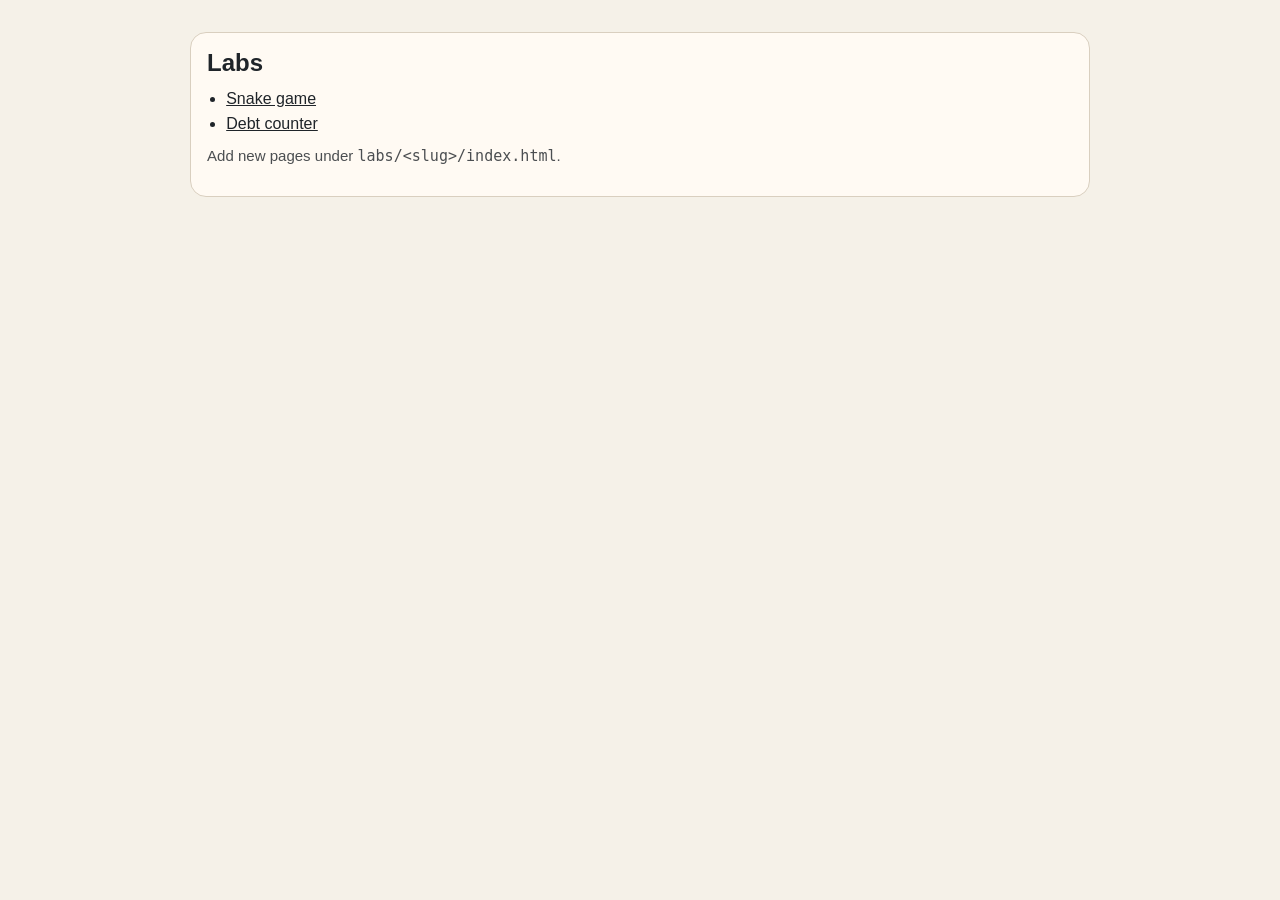
<file: labs/index.html>
<!DOCTYPE html>
<html lang="en">
  <head>
    <meta charset="UTF-8" />
    <meta name="viewport" content="width=device-width, initial-scale=1" />
    <title>Yury Takzhanov | Labs</title>
    <meta name="description" content="Static experiments and side pages." />
    <style>
      :root {
        --bg: #f5f1e8;
        --card: #fffaf3;
        --ink: #1f2429;
        --line: #d9cfbf;
      }
      * { box-sizing: border-box; }
      body {
        margin: 0;
        font-family: "Segoe UI", Tahoma, sans-serif;
        background: var(--bg);
        color: var(--ink);
      }
      .wrap { width: min(900px, calc(100% - 2rem)); margin: 2rem auto; }
      .card {
        border: 1px solid var(--line);
        border-radius: 16px;
        background: var(--card);
        padding: 1rem;
      }
      h1 { margin: 0 0 0.8rem; }
      ul { margin: 0; padding-left: 1.2rem; }
      li + li { margin-top: 0.45rem; }
      a { color: inherit; }
      .hint { margin-top: 0.9rem; font-size: 0.94rem; opacity: 0.8; }
    </style>
  </head>
  <body>
    <main class="wrap">
      <section class="card">
        <h1>Labs</h1>
        <ul>
          <li><a href="./snake/">Snake game</a></li>
          <li><a href="./debt/">Debt counter</a></li>
        </ul>
        <p class="hint">Add new pages under <code>labs/&lt;slug&gt;/index.html</code>.</p>
      </section>
    </main>
  </body>
</html>
</file>
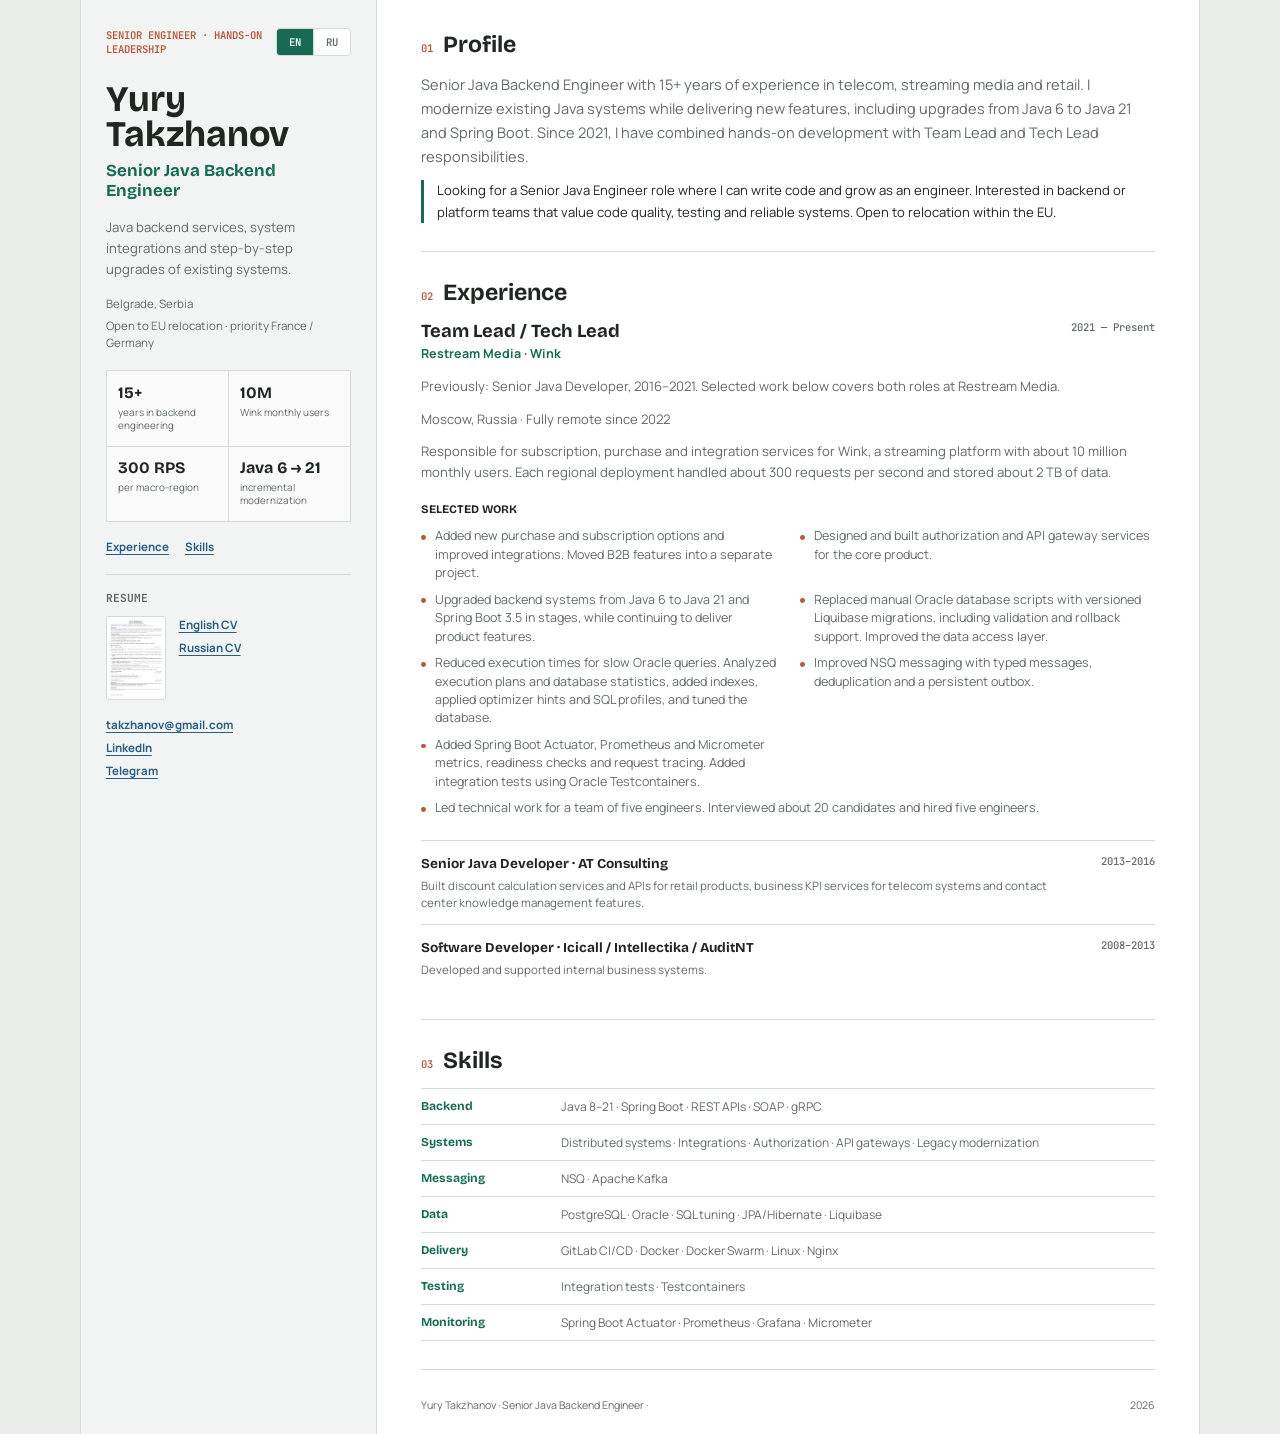
<file: me/index.html>
<!DOCTYPE html>
<html lang="en">
  <head>
    <meta charset="UTF-8" />
    <meta name="viewport" content="width=device-width, initial-scale=1" />
    <title>Yury Takzhanov | Senior Java Backend Engineer</title>
    <meta
      name="description"
      content="Senior Java Backend Engineer portfolio: 15+ years of experience, selected impact and downloadable CV in EN/RU."
    />
    <link rel="preconnect" href="https://fonts.googleapis.com" />
    <link rel="preconnect" href="https://fonts.gstatic.com" crossorigin />
    <link
      href="https://fonts.googleapis.com/css2?family=Bricolage+Grotesque:wght@500;700;800&amp;family=Manrope:wght@400;500;700;800&amp;family=JetBrains+Mono:wght@400;600&amp;display=swap"
      rel="stylesheet"
    />
    <link rel="stylesheet" href="./assets/css/portfolio.css" />
  </head>
  <body>
    <div class="page-shell" id="top">
      <aside class="profile-rail">
        <div class="rail-inner">
          <div class="rail-toolbar">
            <p data-i18n="hero.kicker">Senior engineer · Hands-on leadership</p>
            <div class="lang-switch" aria-label="Language switch">
              <button type="button" data-lang-btn="en">EN</button>
              <button type="button" data-lang-btn="ru">RU</button>
            </div>
          </div>

          <h1 data-i18n="hero.name">Yury Takzhanov</h1>
          <p class="hero-role" data-i18n="hero.role">Senior Java Backend Engineer</p>
          <p class="rail-summary" data-i18n="hero.lead">Java backend services, system integrations and step-by-step upgrades of existing systems.</p>

          <div class="rail-meta">
            <span data-i18n="hero.location">Belgrade, Serbia</span>
            <span data-i18n="hero.availability">Open to EU relocation · priority France / Germany</span>
          </div>

          <dl class="evidence-grid" aria-label="Engineering scale">
            <div><dt>15+</dt><dd data-i18n="metrics.experience">years in backend engineering</dd></div>
            <div><dt>10M</dt><dd data-i18n="metrics.audience">Wink monthly users</dd></div>
            <div><dt>300 RPS</dt><dd data-i18n="metrics.load">per macro-region</dd></div>
            <div><dt>Java 6 → 21</dt><dd data-i18n="metrics.modernization">incremental modernization</dd></div>
          </dl>

          <nav class="rail-nav" aria-label="Page navigation">
            <a href="#experience" data-i18n="menu.experience">Experience</a>
            <a href="#skills" data-i18n="menu.skills">Skills</a>
          </nav>

          <section id="resume" class="rail-resume">
            <h2 data-i18n="resume.title">Resume</h2>
            <div class="resume-compact">
              <a class="cv-preview" href="./cv/takzhanov-cv-en.pdf" target="_blank" rel="noopener">
                <img src="./assets/img/cv-en-preview.png" alt="English CV first page preview" />
              </a>
              <div class="cv-links">
                <a href="./cv/takzhanov-cv-en.pdf" target="_blank" rel="noopener" data-i18n="resume.en">English CV</a>
                <a href="./cv/takzhanov-cv-ru.pdf" target="_blank" rel="noopener" data-i18n="resume.ru">Russian CV</a>
              </div>
            </div>
          </section>

          <div id="contact" class="contact-links">
            <a href="mailto:takzhanov@gmail.com">takzhanov@gmail.com</a>
            <a href="https://www.linkedin.com/in/takzhanov" target="_blank" rel="noopener">LinkedIn</a>
            <a href="https://t.me/takzhanov" target="_blank" rel="noopener">Telegram</a>
          </div>
        </div>
      </aside>

      <main class="main-content">
        <section id="about" class="dense-section profile-section">
          <div class="section-title"><span>01</span><h2 data-i18n="profile.title">Profile</h2></div>
          <p data-i18n="profile.body">Senior Java Backend Engineer with 15+ years of experience in telecom, streaming media and retail. I modernize existing Java systems while delivering new features, including upgrades from Java 6 to Java 21 and Spring Boot. Since 2021, I have combined hands-on development with Team Lead and Tech Lead responsibilities.</p>
          <p class="profile-target" data-i18n="profile.target">Looking for a Senior Java Engineer role where I can write code and grow as an engineer. Interested in backend or platform teams that value code quality, testing and reliable systems. Open to relocation within the EU.</p>
        </section>

        <section id="experience" class="dense-section">
          <div class="section-title"><span>02</span><h2 data-i18n="experience.title">Experience</h2></div>
          <article class="current-role">
            <header class="role-header">
              <div>
                <h3 data-i18n="experience.e1h">Team Lead / Tech Lead</h3>
                <p class="company" data-i18n="experience.e1company">Restream Media · Wink</p>
              </div>
              <p class="role-date" data-i18n="experience.e1date">2021 — Present</p>
            </header>
            <p class="role-context" data-i18n="experience.e1previous">Previously: Senior Java Developer, 2016–2021. Selected work below covers both roles at Restream Media.</p>
            <p class="role-context" data-i18n="experience.e1location">Moscow, Russia · Fully remote since 2022</p>
            <p class="role-context" data-i18n="experience.e1b">Responsible for subscription, purchase and integration services for Wink, a streaming platform with about 10 million monthly users. Each regional deployment handled about 300 requests per second and stored about 2 TB of data.</p>
            <h4 data-i18n="impact.title">Selected work</h4>
            <ul class="impact-list">
              <li data-i18n="impact.i1">Added new purchase and subscription options and improved integrations. Moved B2B features into a separate project.</li>
              <li data-i18n="impact.i2">Designed and built authorization and API gateway services for the core product.</li>
              <li data-i18n="impact.i3">Upgraded backend systems from Java 6 to Java 21 and Spring Boot 3.5 in stages, while continuing to deliver product features.</li>
              <li data-i18n="impact.i4">Replaced manual Oracle database scripts with versioned Liquibase migrations, including validation and rollback support. Improved the data access layer.</li>
              <li data-i18n="impact.sql">Reduced execution times for slow Oracle queries. Analyzed execution plans and database statistics, added indexes, applied optimizer hints and SQL profiles, and tuned the database.</li>
              <li data-i18n="impact.i5">Improved NSQ messaging with typed messages, deduplication and a persistent outbox.</li>
              <li data-i18n="impact.i6">Added Spring Boot Actuator, Prometheus and Micrometer metrics, readiness checks and request tracing. Added integration tests using Oracle Testcontainers.</li>
              <li data-i18n="impact.i7">Led technical work for a team of five engineers. Interviewed about 20 candidates and hired five engineers.</li>
            </ul>
          </article>

          <div class="earlier-roles">
            <article class="experience-row">
              <div><h3 data-i18n="experience.e2h">Senior Java Developer · AT Consulting</h3><p data-i18n="experience.e2b">Built discount calculation services and APIs for retail products, business KPI services for telecom systems and contact center knowledge management features.</p></div>
              <p class="role-date">2013–2016</p>
            </article>
            <article class="experience-row">
              <div><h3 data-i18n="experience.e3h">Software Developer · Icicall / Intellectika / AuditNT</h3><p data-i18n="experience.e3b">Developed and supported internal business systems.</p></div>
              <p class="role-date">2008–2013</p>
            </article>
          </div>
        </section>

        <section id="skills" class="dense-section">
          <div class="section-title"><span>03</span><h2 data-i18n="skills.title">Skills</h2></div>
          <div class="skill-list">
            <div class="skill-row"><h3 data-i18n="skills.backend">Backend</h3><p>Java 8–21 · Spring Boot · REST APIs · SOAP · gRPC</p></div>
            <div class="skill-row"><h3 data-i18n="skills.systems">Systems</h3><p>Distributed systems · Integrations · Authorization · API gateways · Legacy modernization</p></div>
            <div class="skill-row"><h3 data-i18n="skills.messaging">Messaging</h3><p data-i18n="skills.messagingBody">NSQ · Apache Kafka</p></div>
            <div class="skill-row"><h3 data-i18n="skills.data">Data</h3><p>PostgreSQL · Oracle · SQL tuning · JPA/Hibernate · Liquibase</p></div>
            <div class="skill-row"><h3 data-i18n="skills.delivery">Delivery</h3><p>GitLab CI/CD · Docker · Docker Swarm · Linux · Nginx</p></div>
            <div class="skill-row"><h3 data-i18n="skills.testing">Testing</h3><p>Integration tests · Testcontainers</p></div>
            <div class="skill-row"><h3 data-i18n="skills.observability">Monitoring</h3><p>Spring Boot Actuator · Prometheus · Grafana · Micrometer</p></div>
          </div>
        </section>

        <footer class="site-footer">
          <span data-i18n="footer.text">Yury Takzhanov · Senior Java Backend Engineer · </span><span id="year"></span>
        </footer>
      </main>
    </div>

    <script src="./assets/js/portfolio.js"></script>
  </body>
</html>
</file>
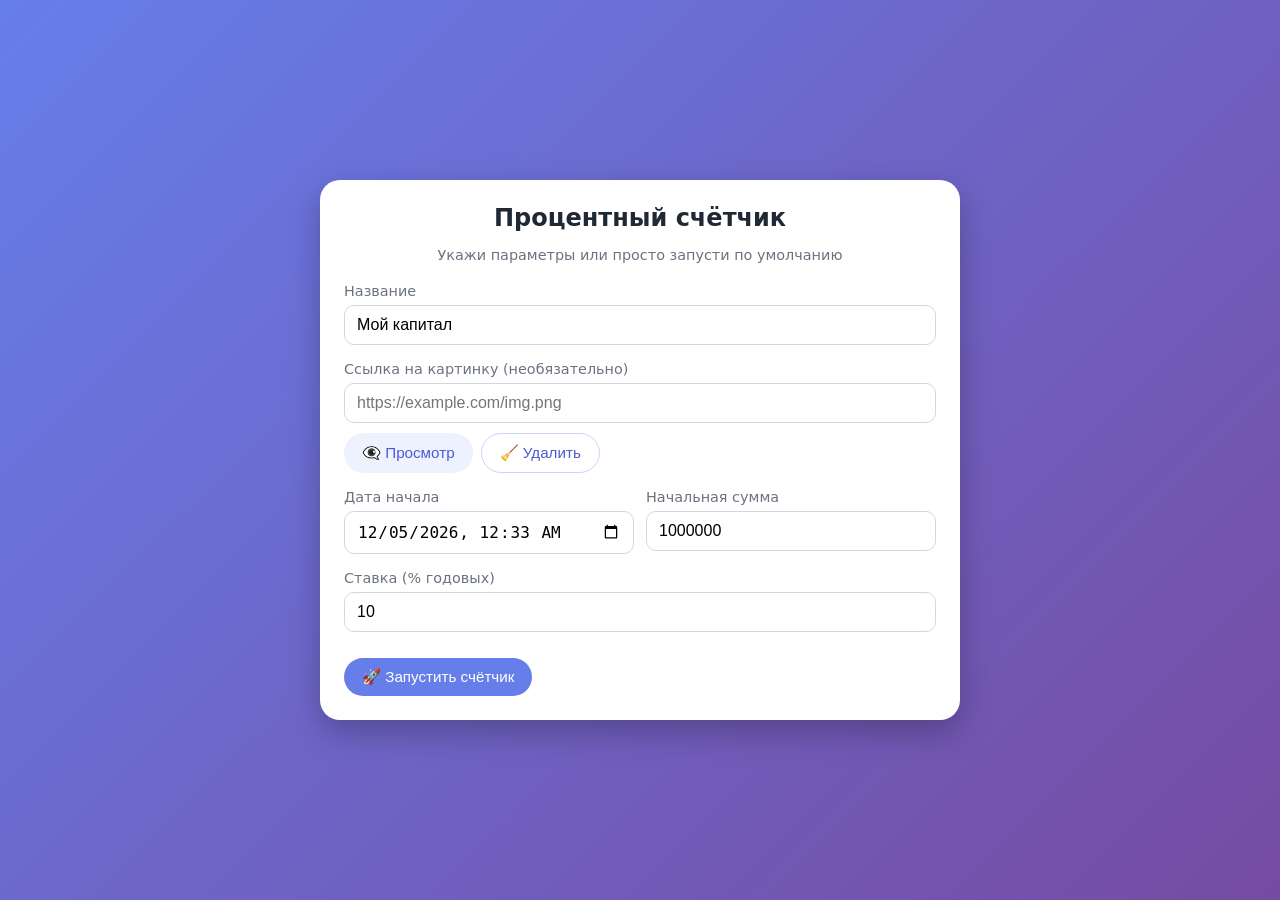
<file: labs/debt/index.html>
<!DOCTYPE html>
<html lang="ru">
<head>
    <meta charset="UTF-8">
    <meta name="viewport" content="width=device-width,initial-scale=1">
    <title>Процентный счётчик</title>

    <style>
        :root {
            --bg1: #667eea;
            --bg2: #764ba2;
            --primary: #667eea;
            --primary-dark: #4a5bd4;
            --secondary: #eef2ff;
            --text-main: #1f2933;
            --text-muted: #6b7280;
            --success: #38a169;
            --danger: #e53e3e;
            --radius: 20px;
        }

        * { box-sizing: border-box; }

        body {
            margin: 0;
            min-height: 100vh;
            background: linear-gradient(135deg, var(--bg1), var(--bg2));
            font-family: system-ui, sans-serif;
            display: flex;
            align-items: center;
            justify-content: center;
            padding: 16px;
        }

        .container {
            width: 100%;
            max-width: 640px;
            background: #fff;
            border-radius: var(--radius);
            padding: 24px;
            box-shadow: 0 12px 32px rgba(0,0,0,0.25);
        }

        .hidden { display: none !important; }

        /* ----------- SETTINGS ----------- */

        h1 {
            margin: 0 0 8px;
            text-align: center;
            font-weight: 700;
            color: var(--text-main);
        }

        .subtitle {
            text-align: center;
            font-size: 0.9rem;
            color: var(--text-muted);
            margin-bottom: 20px;
        }

        .field {
            display: flex;
            flex-direction: column;
            gap: 6px;
            margin-bottom: 16px;
        }

        .field label {
            font-size: 0.9rem;
            color: var(--text-muted);
        }

        input {
            padding: 10px 12px;
            border-radius: 10px;
            border: 1px solid #d5d7df;
            font-size: 1rem;
        }

        .row {
            display: flex;
            gap: 12px;
        }
        .col { flex: 1; }

        .image-btns {
            display: flex;
            gap: 8px;
            margin-top: 4px;
        }

        .btn {
            padding: 10px 18px;
            border-radius: 50px;
            border: none;
            cursor: pointer;
            font-size: 0.95rem;
            display: inline-flex;
            align-items: center;
            gap: 6px;
            transition: 0.15s;
            white-space: nowrap;
        }

        .btn-primary {
            background: var(--primary);
            color: white;
        }
        .btn-primary:hover { background: var(--primary-dark); }

        .btn-secondary {
            background: var(--secondary);
            color: var(--primary-dark);
        }

        .btn-outline {
            background: transparent;
            border: 1px solid #cbd5f5;
            color: var(--primary-dark);
        }

        /* image preview */
        .preview-wrap {
            display: none;
            justify-content: center;
            margin: 12px 0;
        }

        .preview-wrap.visible {
            display: flex;
        }

        .preview-wrap img {
            max-width: 100%;
            max-height: 260px;
            border-radius: var(--radius);
            object-fit: contain;
        }

        /* ---------- COUNTER ----------- */

        .counter-title {
            margin: 16px 0 12px;
            font-size: clamp(1.4rem, 3.5vw, 2.2rem);
            text-align: center;
            font-weight: 700;
        }

        .counter-img {
            display: none;
            justify-content: center;
            margin-bottom: 12px;
        }
        .counter-img.visible { display: flex; }

        .counter-img img {
            max-width: 100%;
            max-height: 300px;
            object-fit: contain;
            border-radius: var(--radius);
        }

        .amount-block {
            margin-top: 8px;
            padding: 16px 12px 20px;
            background: linear-gradient(145deg, #f9fafb, #eef2ff);
            border: 1px solid rgba(120,130,150,0.35);
            border-radius: var(--radius);
            text-align: center;
        }

        .main-amount {
            font-family: "Courier New", monospace;
            font-size: clamp(2.4rem, 6vw, 4rem);
            font-weight: 700;
            user-select: none;
            position: relative;
        }

        /* tooltip */
        .tooltip {
            position: absolute;
            top: -58px;
            left: 50%;
            transform: translateX(-50%);
            background: rgba(0,0,0,0.85);
            padding: 6px 10px;
            border-radius: 6px;
            color: #fff;
            white-space: nowrap;
            font-size: 0.8rem;
            opacity: 0;
            pointer-events: none;
            transition: opacity 0.15s;
        }

        .main-amount:hover .tooltip {
            opacity: 1;
        }

        .info-line {
            font-size: 0.95rem;
            color: var(--text-muted);
            margin-top: 6px;
        }

        .btns-row {
            margin-top: 18px;
            display: flex;
            gap: 10px;
            justify-content: center;
            flex-wrap: wrap;
        }

        .btns-row .btn {
            min-width: 120px;
        }

        /* ---------- Toast --------- */
        .toast-container {
            position: fixed;
            top: 16px;
            right: 16px;
            display: flex;
            flex-direction: column;
            gap: 6px;
            z-index: 999;
        }

        .toast {
            padding: 10px 16px;
            border-radius: 10px;
            color: #fff;
            opacity: 0;
            transform: translateX(120%);
            transition: 0.2s;
            max-width: 260px;
            display: flex;
            align-items: center;
            gap: 8px;
            font-size: 0.9rem;
        }

        .toast-success { background: var(--success); }
        .toast-error { background: var(--danger); }
        .toast-visible {
            opacity: 1;
            transform: translateX(0);
        }

        @media (max-width: 480px) {
            .container { padding: 18px; }
            .btn { width: 100%; justify-content: center; }
            .btns-row { flex-direction: column; }
        }
    </style>
</head>

<body>

<!-------------------- APP -------------------->
<div class="container">

    <!-- SETTINGS -->
    <section id="settingsView">
        <h1>Процентный счётчик</h1>
        <p class="subtitle">Укажи параметры или просто запусти по умолчанию</p>

        <div class="field">
            <label>Название</label>
            <input id="nameInput" type="text" placeholder="Например: Инвестиции 2030"
                   value="Мой капитал">
        </div>

        <div class="field">
            <label>Ссылка на картинку (необязательно)</label>
            <input id="imageInput" type="url" placeholder="https://example.com/img.png">
            <div class="image-btns">
                <button type="button" id="previewBtn" class="btn btn-secondary">👁‍🗨 Просмотр</button>
                <button type="button" id="clearImgBtn" class="btn btn-outline">🧹 Удалить</button>
            </div>
        </div>

        <div id="previewWrap" class="preview-wrap">
            <img id="previewImg">
        </div>

        <div class="row">
            <div class="col field">
                <label>Дата начала</label>
                <input id="startDateInput" type="datetime-local">
            </div>

            <div class="col field">
                <label>Начальная сумма</label>
                <input id="amountInput" type="number" value="1000000">
            </div>
        </div>

        <div class="field">
            <label>Ставка (% годовых)</label>
            <input id="rateInput" type="text" value="10">
        </div>

        <button id="startBtn" class="btn btn-primary" style="margin-top:10px;">
            🚀 Запустить счётчик
        </button>
    </section>

    <!-- COUNTER -->
    <section id="counterView" class="hidden">

        <div id="counterImgWrap" class="counter-img">
            <img id="counterImg">
        </div>

        <h2 id="counterTitle" class="counter-title"></h2>

        <div class="amount-block">
            <div class="main-amount" id="mainAmount">
                0
                <div class="tooltip" id="growthTooltip"></div>
            </div>
            <div class="info-line" id="elapsedInfo">Прошло: 0д 0ч 0м 0с</div>
            <div class="info-line" id="detailsInfo"></div>
        </div>

        <div class="btns-row">
            <button id="backBtn" class="btn btn-secondary">⚙️ Настройки</button>
            <button id="shareBtn" class="btn btn-outline">🔗 Поделиться</button>
        </div>

    </section>
</div>


<!---------------------- TOASTS ---------------------->
<div class="toast-container" id="toastContainer"></div>

<!---------------------- SCRIPT ---------------------->
<script>
    (function () {
        "use strict";

        const SEC = 1000;
        const YEAR_SEC = 365 * 24 * 3600;

        let state = {
            name: "",
            imageUrl: "",
            startDate: null,
            startDateStr: "",
            amount: 1000000,
            rate: 10
        };

        let timer = null;

        /* DOM */
        const settingsView = document.getElementById("settingsView");
        const counterView = document.getElementById("counterView");

        const nameInput = document.getElementById("nameInput");
        const imageInput = document.getElementById("imageInput");
        const startDateInput = document.getElementById("startDateInput");
        const amountInput = document.getElementById("amountInput");
        const rateInput = document.getElementById("rateInput");

        const previewBtn = document.getElementById("previewBtn");
        const clearImgBtn = document.getElementById("clearImgBtn");

        const previewWrap = document.getElementById("previewWrap");
        const previewImg = document.getElementById("previewImg");

        const startBtn = document.getElementById("startBtn");

        const counterImgWrap = document.getElementById("counterImgWrap");
        const counterImg = document.getElementById("counterImg");
        const counterTitle = document.getElementById("counterTitle");

        const mainAmountEl = document.getElementById("mainAmount");
        const growthTooltip = document.getElementById("growthTooltip");

        const elapsedInfo = document.getElementById("elapsedInfo");
        const detailsInfo = document.getElementById("detailsInfo");

        const backBtn = document.getElementById("backBtn");
        const shareBtn = document.getElementById("shareBtn");

        const toastContainer = document.getElementById("toastContainer");

        /* Utils */

        function toast(text, type) {
            const t = document.createElement("div");
            t.className = "toast " + (type === "error" ? "toast-error" : "toast-success");
            t.textContent = text;
            toastContainer.appendChild(t);

            requestAnimationFrame(() => t.classList.add("toast-visible"));

            setTimeout(() => {
                t.classList.remove("toast-visible");
                setTimeout(() => t.remove(), 200);
            }, 2500);
        }

        function nowLocalStr() {
            const d = new Date();
            const p = (n) => String(n).padStart(2, "0");
            return `${d.getFullYear()}-${p(d.getMonth()+1)}-${p(d.getDate())}T${p(d.getHours())}:${p(d.getMinutes())}`;
        }

        function parseRate(v) {
            return parseFloat(String(v).replace(",", "."));
        }

        function formatThousands(num) {
            if (!Number.isFinite(num)) return "0";

            const parts = num.toFixed(2);
            if (parts.endsWith(".00")) {
                return Number(num.toFixed(0)).toLocaleString("ru-RU");
            }
            return Number(num.toFixed(2)).toLocaleString("ru-RU");
        }

        function timeParts(sec) {
            sec = Math.max(0, sec);
            const d = Math.floor(sec / 86400);
            sec %= 86400;
            const h = Math.floor(sec / 3600);
            sec %= 3600;
            const m = Math.floor(sec / 60);
            const s = Math.floor(sec % 60);
            return {d, h, m, s};
        }

        function loadPreview(url) {
            if (!url) return toast("Введите URL", "error");

            previewImg.src = url;
            previewImg.onload = () => previewWrap.classList.add("visible");
            previewImg.onerror = () => {
                previewWrap.classList.remove("visible");
                previewImg.removeAttribute("src");
                toast("Ошибка загрузки", "error");
            };
        }

        function applyInputs() {
            state.name = nameInput.value.trim() || "Счётчик";
            state.imageUrl = imageInput.value.trim();

            const dateStr = startDateInput.value || nowLocalStr();
            state.startDateStr = dateStr;
            state.startDate = new Date(dateStr);

            state.amount = Number(amountInput.value || 1000000);
            state.rate = parseRate(rateInput.value || "10");
        }

        function buildURL() {
            const p = new URLSearchParams();
            p.set("name", state.name);
            if (state.imageUrl) p.set("image", state.imageUrl);
            p.set("startDate", state.startDateStr);
            p.set("amount", state.amount);
            p.set("rate", state.rate);
            p.set("autoStart", "true");

            return location.origin + location.pathname + "?" + p.toString();
        }

        /* Counter */

        function updateCounter() {
            const now = new Date();
            const elapsedSec = Math.floor((now - state.startDate) / 1000);
            const years = elapsedSec / YEAR_SEC;

            const current = state.amount * Math.pow(1 + state.rate/100, years);

            mainAmountEl.childNodes[0].textContent = formatThousands(current);

            const parts = timeParts(elapsedSec);
            elapsedInfo.textContent = `Прошло: ${parts.d}д ${parts.h}ч ${parts.m}м ${parts.s}с`;

            detailsInfo.textContent =
                `${formatThousands(state.amount)} с ${state.startDateStr.replace("T"," ")} под ${state.rate}%`;

            /* приросты */
            const perSecondRate = state.amount * (Math.pow(1 + state.rate/100, 1 / YEAR_SEC) - 1);
            const perHour = perSecondRate * 3600;
            const perDay = perSecondRate * 86400;

            growthTooltip.textContent = `+${formatThousands(perHour)} в час\n+${formatThousands(perDay)} в день`;
        }

        function startCounter() {
            counterTitle.textContent = "💰 " + state.name;

            if (state.imageUrl) {
                counterImgWrap.classList.add("visible");
                counterImg.src = state.imageUrl;
            } else {
                counterImgWrap.classList.remove("visible");
                counterImg.removeAttribute("src");
            }

            settingsView.classList.add("hidden");
            counterView.classList.remove("hidden");

            updateCounter();
            timer = setInterval(updateCounter, 1000);
        }

        function toSettings() {
            clearInterval(timer);
            counterView.classList.add("hidden");
            settingsView.classList.remove("hidden");
        }

        /* Init from URL */

        function initFromURL() {
            const p = new URLSearchParams(location.search);
            if (!p.has("name")) {
                startDateInput.value = nowLocalStr();
                return;
            }

            if (p.get("name")) nameInput.value = p.get("name");
            if (p.get("image")) {
                imageInput.value = p.get("image");
                loadPreview(p.get("image"));
            }
            if (p.get("startDate")) startDateInput.value = p.get("startDate");
            if (p.get("amount")) amountInput.value = p.get("amount");
            if (p.get("rate")) rateInput.value = p.get("rate");

            if (p.get("autoStart") === "true") {
                applyInputs();
                startCounter();
            }
        }

        /* Listeners */

        previewBtn.onclick = () => loadPreview(imageInput.value.trim());
        clearImgBtn.onclick = () => {
            imageInput.value = "";
            previewWrap.classList.remove("visible");
            previewImg.removeAttribute("src");
        };

        startBtn.onclick = () => {
            applyInputs();
            if (state.amount <= 0) return toast("Некорректная сумма", "error");
            if (!Number.isFinite(state.rate)) return toast("Некорректная ставка", "error");

            const url = buildURL();
            navigator.clipboard.writeText(url).catch(() => 0);
            history.replaceState({}, "", url);
            toast("Ссылка скопирована", "success");

            startCounter();
        };

        backBtn.onclick = () => toSettings();

        shareBtn.onclick = () => {
            navigator.clipboard.writeText(location.href)
                .then(() => toast("Скопировано", "success"))
                .catch(() => toast("Ошибка", "error"));
        };

        /* Start */

        document.addEventListener("DOMContentLoaded", initFromURL);
    })();
</script>

</body>
</html>
</file>
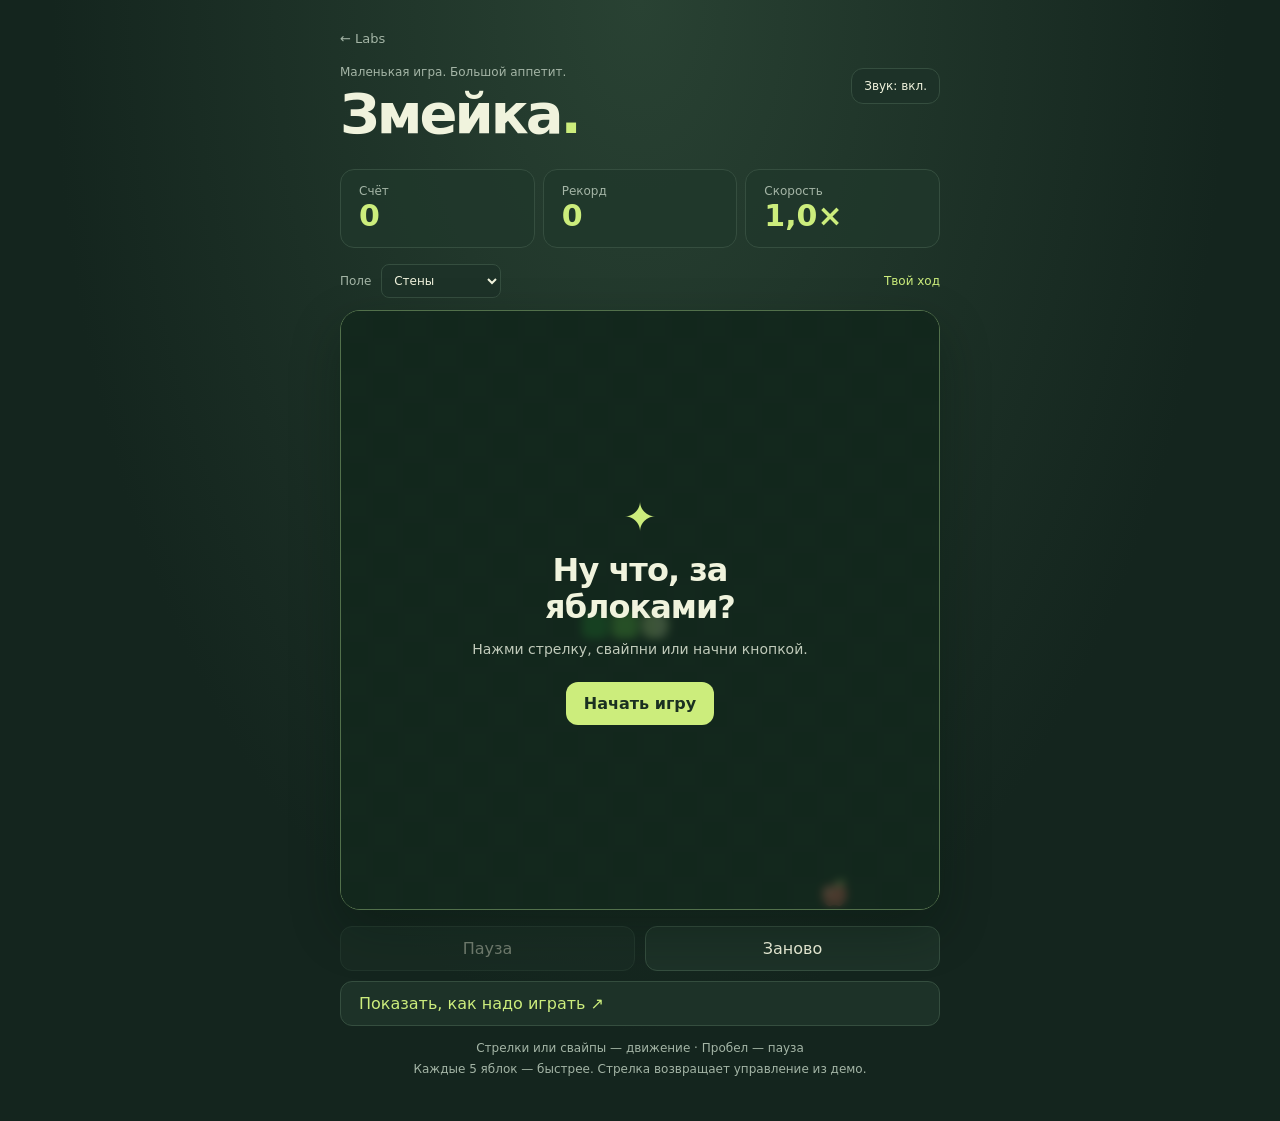
<file: labs/snake/index.html>
<!DOCTYPE html>
<html lang="ru">
  <head>
    <meta charset="UTF-8" />
    <meta name="viewport" content="width=device-width, initial-scale=1" />
    <meta name="theme-color" content="#14251e" />
    <title>Змейка · Labs</title>
    <link rel="stylesheet" href="./snake.css" />
    <script src="./engine.js" defer></script>
    <script src="./game.js" defer></script>
  </head>
  <body>
    <main class="game-shell">
      <header class="heading">
        <div><a class="back-link" href="../">← Labs</a><p class="eyebrow">Маленькая игра. Большой аппетит.</p><h1>Змейка<span>.</span></h1></div>
        <button id="muteButton" class="icon-button" type="button" aria-pressed="false" aria-label="Выключить звук">Звук: вкл.</button>
      </header>
      <div class="dashboard">
        <div><span class="metric-label">Счёт</span><strong id="score">0</strong></div>
        <div><span class="metric-label" id="bestLabel">Рекорд</span><strong id="best">0</strong></div>
        <div><span class="metric-label">Скорость</span><strong id="speed">1×</strong></div>
      </div>
      <div class="game-toolbar">
        <label class="mode-label" for="mode">Поле <select id="mode"><option value="walls">Стены</option><option value="wrap">Без границ</option><option value="obstacles">Препятствия</option></select></label>
        <span id="status" class="status" role="status" aria-live="polite">Твой ход</span>
      </div>
      <div class="board-wrap">
        <canvas id="gameCanvas" width="600" height="600" tabindex="0" aria-label="Поле змейки. Управление стрелками или свайпами, пробел — пауза."></canvas>
        <div id="overlay" class="overlay">
          <div class="overlay-card"><span id="overlayIcon" class="overlay-icon" aria-hidden="true">✦</span><h2 id="overlayTitle">Ну что, за яблоками?</h2><p id="overlayText">Нажми стрелку, свайпни или начни кнопкой.</p><button id="startButton" class="primary-button" type="button">Начать игру</button></div>
        </div>
      </div>
      <div class="actions"><button id="pauseButton" type="button" disabled>Пауза</button><button id="restartButton" type="button">Заново</button></div>
      <button id="autopilotButton" class="demo-button" type="button" aria-pressed="false">Показать, как надо играть <span aria-hidden="true">↗</span></button>
      <div class="direction-pad" aria-label="Управление на экране"><button type="button" data-direction="up" aria-label="Вверх">↑</button><div><button type="button" data-direction="left" aria-label="Влево">←</button><button type="button" data-direction="down" aria-label="Вниз">↓</button><button type="button" data-direction="right" aria-label="Вправо">→</button></div></div>
      <p class="help">Стрелки или свайпы — движение · Пробел — пауза<br />Каждые 5 яблок — быстрее. Стрелка возвращает управление из демо.</p>
      <p id="storageNotice" class="storage-notice" hidden>Хранилище недоступно: рекорд сохранится только до закрытия страницы.</p>
    </main>
  </body>
</html>
</file>
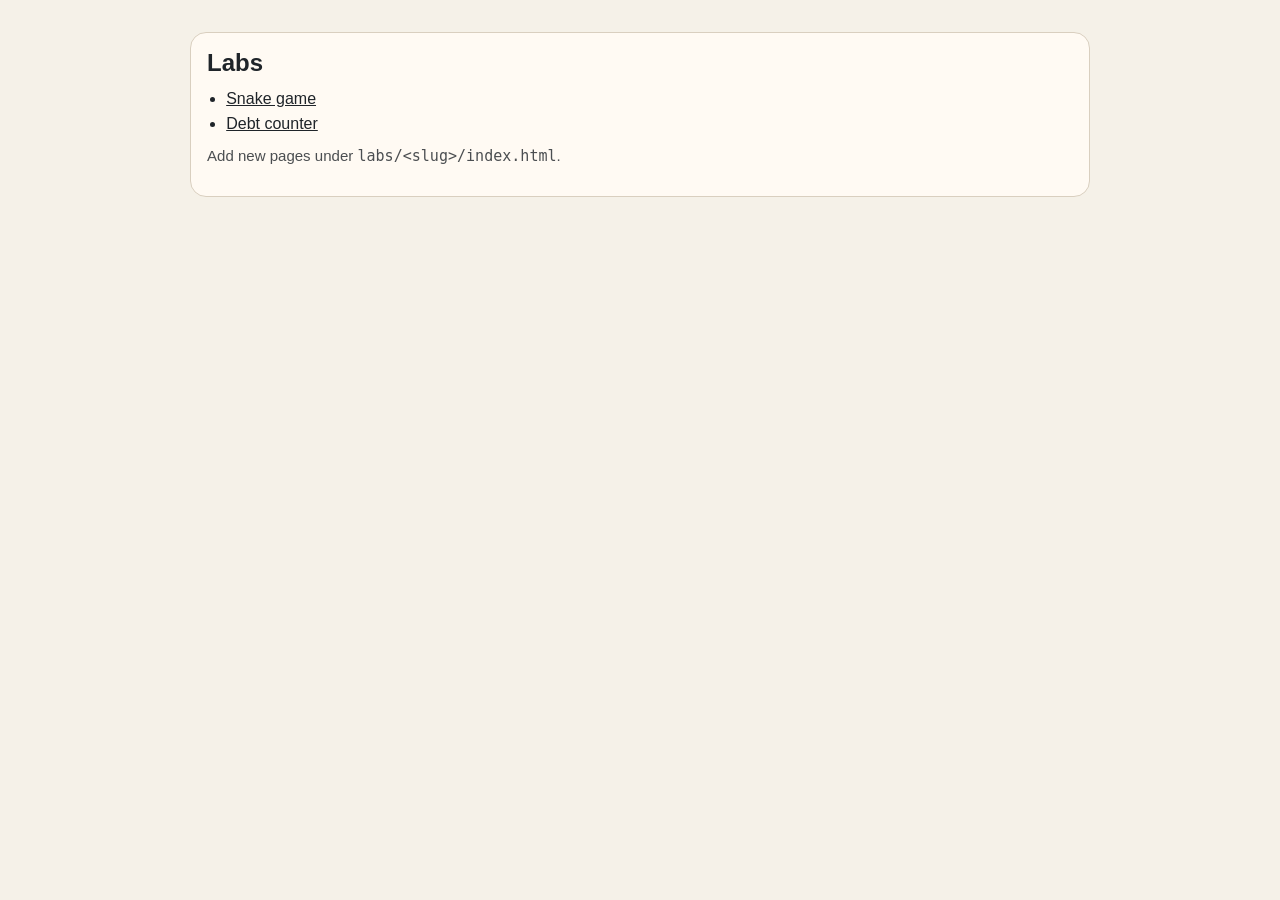
<file: me/playground/index.html>
<!DOCTYPE html>
<html lang="en">
  <head>
    <meta charset="UTF-8" />
    <meta http-equiv="refresh" content="0; url=../../labs/" />
    <meta name="viewport" content="width=device-width, initial-scale=1" />
    <title>Redirecting to Labs...</title>
  </head>
  <body>
    <p>Open <a href="../../labs/">Labs</a>.</p>
  </body>
</html>
</file>
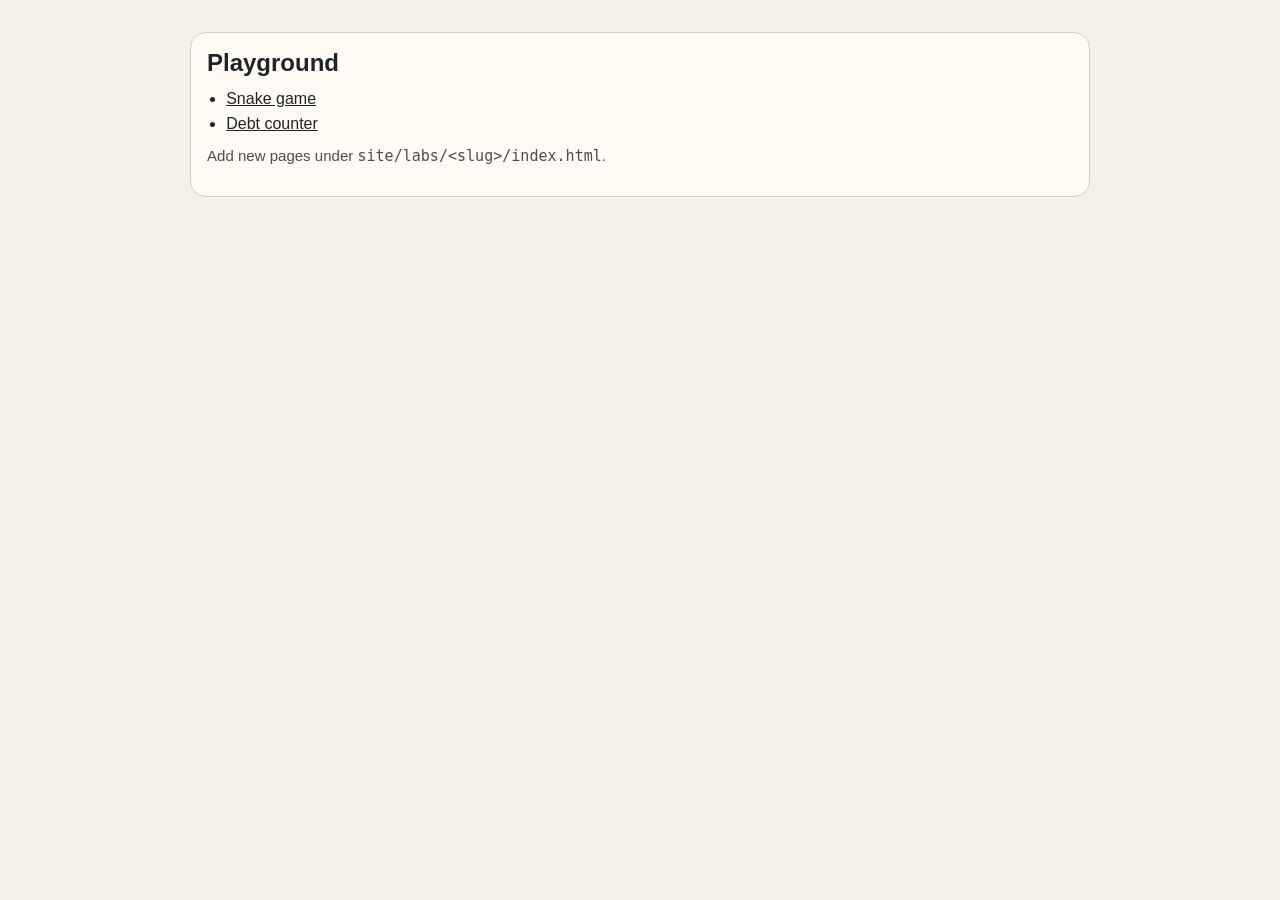
<file: site/playground/index.html>
<!DOCTYPE html>
<html lang="en">
  <head>
    <meta charset="UTF-8" />
    <meta name="viewport" content="width=device-width, initial-scale=1" />
    <title>Yury Takzhanov | Playground</title>
    <meta name="description" content="Static experiments and side pages." />
    <style>
      :root {
        --bg: #f5f1e8;
        --card: #fffaf3;
        --ink: #1f2429;
        --line: #d9cfbf;
      }
      * { box-sizing: border-box; }
      body {
        margin: 0;
        font-family: "Segoe UI", Tahoma, sans-serif;
        background: var(--bg);
        color: var(--ink);
      }
      .wrap { width: min(900px, calc(100% - 2rem)); margin: 2rem auto; }
      .card {
        border: 1px solid var(--line);
        border-radius: 16px;
        background: var(--card);
        padding: 1rem;
      }
      h1 { margin: 0 0 0.8rem; }
      ul { margin: 0; padding-left: 1.2rem; }
      li + li { margin-top: 0.45rem; }
      a { color: inherit; }
      .hint { margin-top: 0.9rem; font-size: 0.94rem; opacity: 0.8; }
    </style>
  </head>
  <body>
    <main class="wrap">
      <section class="card">
        <h1>Playground</h1>
        <ul>
          <li><a href="../labs/snake/">Snake game</a></li>
          <li><a href="../labs/debt/">Debt counter</a></li>
        </ul>
        <p class="hint">Add new pages under <code>site/labs/&lt;slug&gt;/index.html</code>.</p>
      </section>
    </main>
  </body>
</html>
</file>
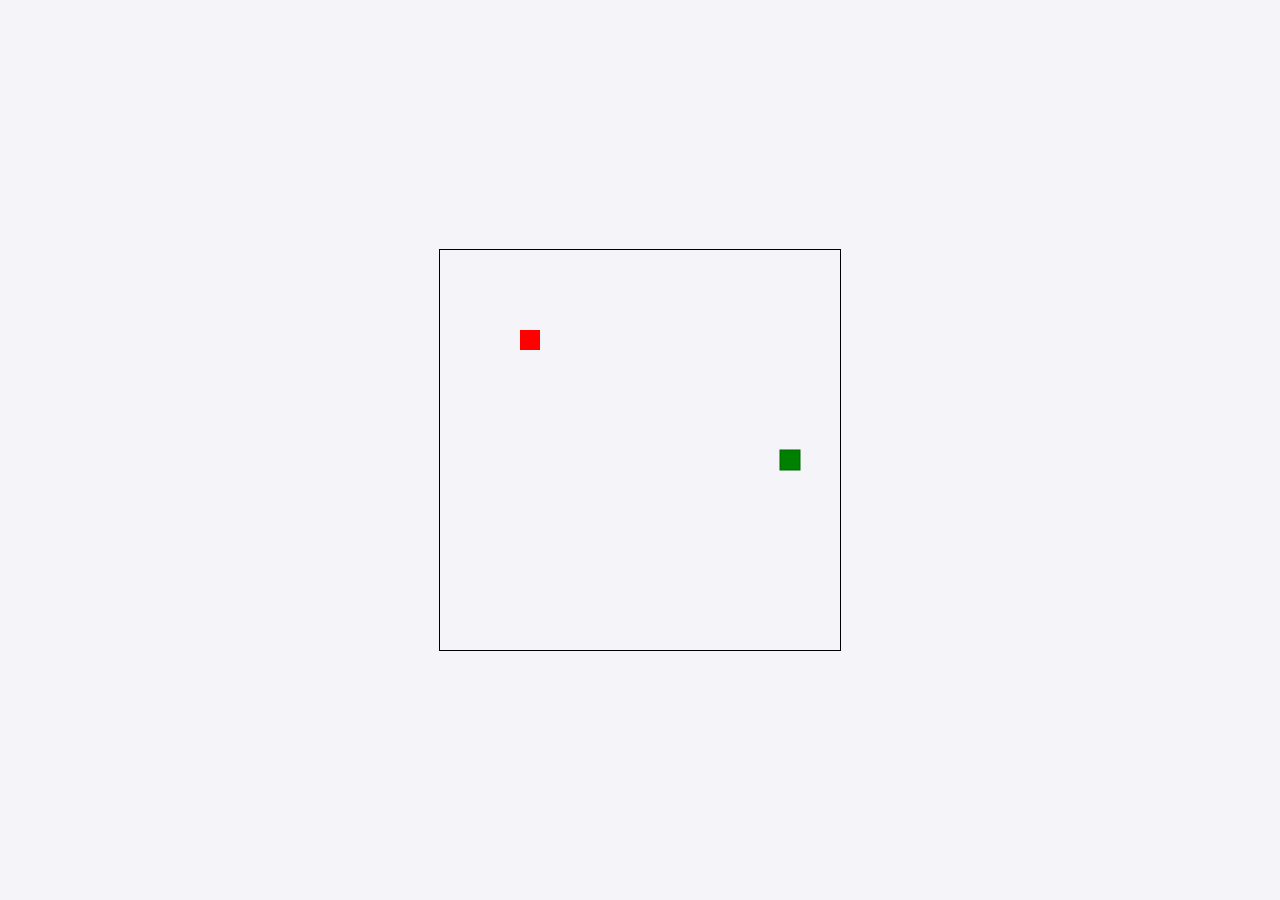
<file: site/labs/snake/index.html>
<!DOCTYPE html>
<html lang="en">
<head>
    <meta charset="UTF-8">
    <meta name="viewport" content="width=device-width, initial-scale=1.0">
    <title>Snake Game</title>
    <style>
        body {
            display: flex;
            justify-content: center;
            align-items: center;
            height: 100vh;
            margin: 0;
            background-color: #f4f4f9;
        }
        canvas {
            border: 1px solid black;
        }
    </style>
</head>
<body>
    <canvas id="gameCanvas" width="400" height="400"></canvas>

    <script>
        const canvas = document.getElementById('gameCanvas');
        const ctx = canvas.getContext('2d');

        const boxSize = 20;
        let score = 0;

        let snake = [];
        snake[0] = { x: 9 * boxSize, y: 10 * boxSize };

        let food = {
            x: Math.floor(Math.random() * 19 + 1) * boxSize,
            y: Math.floor(Math.random() * 19 + 1) * boxSize
        };

        document.addEventListener('keydown', direction);

        let dx = boxSize;
        let dy = 0;

        function drawGame() {
            ctx.clearRect(0, 0, canvas.width, canvas.height);
            createSnake();
            createFood();
            checkCollision();
        }

        function createSnake() {
            for (let i = 0; i < snake.length; i++) {
                if (i == 0) {
                    ctx.fillStyle = "green";
                } else {
                    ctx.fillStyle = "lime";
                }
                ctx.fillRect(snake[i].x, snake[i].y, boxSize, boxSize);
                ctx.strokeStyle = "darkgreen";
                ctx.strokeRect(snake[i].x, snake[i].y, boxSize, boxSize);
            }
        }

        function createFood() {
            ctx.fillStyle = 'red';
            ctx.fillRect(food.x, food.y, boxSize, boxSize);
        }

        function direction(event) {
            if (event.keyCode == 37 && dx != boxSize) {
                dx = -boxSize;
                dy = 0;
            } else if (event.keyCode == 38 && dy != boxSize) {
                dx = 0;
                dy = -boxSize;
            } else if (event.keyCode == 39 && dx != -boxSize) {
                dx = boxSize;
                dy = 0;
            } else if (event.keyCode == 40 && dy != -boxSize) {
                dx = 0;
                dy = boxSize;
            }
        }

        function checkCollision() {
            for (let i = 1; i < snake.length; i++) {
                if (snake[i].x == snake[0].x && snake[i].y == snake[0].y) {
                    clearInterval(game);
                }
            }

            if (snake[0].x >= canvas.width || snake[0].x < 0 || snake[0].y >= canvas.height || snake[0].y < 0) {
                clearInterval(game);
            }

            if (snake[0].x == food.x && snake[0].y == food.y) {
                score++;
                food = {
                    x: Math.floor(Math.random() * 19 + 1) * boxSize,
                    y: Math.floor(Math.random() * 19 + 1) * boxSize
                }
            }

            let newHead = { x: snake[0].x + dx, y: snake[0].y + dy };

            snake.unshift(newHead);

            if (snake[0].x != food.x || snake[0].y != food.y) {
                snake.pop();
            }
        }

        let game = setInterval(drawGame, 100);
    </script>
</body>
</html>
</file>
<file: me/assets/css/portfolio.css>
:root {
  --page: #e9eeeb;
  --rail: #f1f4f2;
  --surface: #ffffff;
  --ink: #202622;
  --muted: #626b66;
  --line: #d4dcd7;
  --brand: #176b54;
  --accent: #b9573e;
  --link: #285d86;
}

* {
  box-sizing: border-box;
}

html {
  scroll-behavior: smooth;
  scroll-padding-top: 1.5rem;
}

body {
  margin: 0;
  color: var(--ink);
  background: var(--page);
  font-family: "Manrope", sans-serif;
  line-height: 1.5;
}

a {
  color: inherit;
}

:focus-visible {
  outline: 3px solid rgba(23, 107, 84, 0.28);
  outline-offset: 3px;
}

.page-shell {
  width: min(1120px, 100%);
  min-height: 100vh;
  margin: 0 auto;
  display: grid;
  grid-template-columns: 18.5rem minmax(0, 1fr);
  background: var(--surface);
  border-right: 1px solid var(--line);
  border-left: 1px solid var(--line);
}

.profile-rail {
  border-right: 1px solid var(--line);
  background: var(--rail);
}

.rail-inner {
  position: sticky;
  top: 0;
  max-height: 100vh;
  overflow-y: auto;
  padding: 1.75rem 1.55rem;
}

.rail-toolbar {
  min-height: 2.1rem;
  display: flex;
  align-items: flex-start;
  justify-content: space-between;
  gap: 0.75rem;
}

.rail-toolbar > p {
  max-width: 11rem;
  margin: 0;
  color: var(--accent);
  font: 600 0.66rem "JetBrains Mono", monospace;
  line-height: 1.35;
  text-transform: uppercase;
}

.lang-switch {
  display: inline-flex;
  overflow: hidden;
  flex: 0 0 auto;
  border: 1px solid var(--line);
  border-radius: 4px;
  background: var(--surface);
}

.lang-switch button {
  width: 2.3rem;
  border: 0;
  padding: 0.38rem 0;
  color: var(--muted);
  background: transparent;
  font: 600 0.66rem "JetBrains Mono", monospace;
  cursor: pointer;
}

.lang-switch button + button {
  border-left: 1px solid var(--line);
}

.lang-switch button.active {
  color: #ffffff;
  background: var(--brand);
}

h1,
h2,
h3,
h4 {
  font-family: "Bricolage Grotesque", sans-serif;
  letter-spacing: 0;
}

h1 {
  margin: 1.25rem 0 0;
  font-size: 2.25rem;
  line-height: 0.98;
}

.hero-role {
  margin: 0.55rem 0 0;
  color: var(--brand);
  font: 700 1.05rem "Bricolage Grotesque", sans-serif;
  line-height: 1.2;
}

.rail-summary {
  margin: 1rem 0 0;
  color: var(--muted);
  font-size: 0.82rem;
  line-height: 1.58;
}

.rail-meta {
  margin-top: 1rem;
  display: grid;
  gap: 0.25rem;
  color: var(--muted);
  font-size: 0.72rem;
}

.evidence-grid {
  margin: 1.2rem 0 0;
  display: grid;
  grid-template-columns: repeat(2, minmax(0, 1fr));
  border-top: 1px solid var(--line);
  border-left: 1px solid var(--line);
}

.evidence-grid > div {
  min-height: 4.7rem;
  padding: 0.7rem;
  border-right: 1px solid var(--line);
  border-bottom: 1px solid var(--line);
  background: rgba(255, 255, 255, 0.55);
}

.evidence-grid dt {
  font: 700 1rem "Bricolage Grotesque", sans-serif;
  line-height: 1.2;
}

.evidence-grid dd {
  margin: 0.25rem 0 0;
  color: var(--muted);
  font-size: 0.62rem;
  line-height: 1.3;
}

.rail-nav {
  margin-top: 1rem;
  display: flex;
  gap: 1rem;
}

.rail-nav a,
.contact-links a,
.cv-links a {
  color: var(--link);
  font-size: 0.72rem;
  font-weight: 700;
  text-underline-offset: 0.2rem;
}

.rail-resume {
  margin-top: 1.2rem;
  padding-top: 1rem;
  border-top: 1px solid var(--line);
}

.rail-resume h2 {
  margin: 0 0 0.65rem;
  color: var(--muted);
  font: 700 0.7rem "JetBrains Mono", monospace;
  text-transform: uppercase;
}

.resume-compact {
  display: grid;
  grid-template-columns: 3.75rem minmax(0, 1fr);
  gap: 0.8rem;
  align-items: start;
}

.cv-preview img {
  width: 100%;
  display: block;
  border: 1px solid var(--line);
  border-radius: 2px;
  background: #ffffff;
}

.cv-links,
.contact-links {
  display: grid;
  gap: 0.38rem;
}

.contact-links {
  margin-top: 1rem;
}

.main-content {
  min-width: 0;
  padding: 2rem 2.75rem 1.25rem;
}

.dense-section {
  padding-bottom: 1.75rem;
  margin-bottom: 1.75rem;
  border-bottom: 1px solid var(--line);
}

.section-title {
  margin-bottom: 0.9rem;
  display: flex;
  align-items: baseline;
  gap: 0.65rem;
}

.section-title span {
  color: var(--accent);
  font: 600 0.66rem "JetBrains Mono", monospace;
}

.section-title h2 {
  margin: 0;
  font-size: 1.45rem;
  line-height: 1.1;
}

.profile-section > p {
  max-width: 48rem;
  margin: 0;
  color: var(--muted);
  font-size: 0.91rem;
  line-height: 1.65;
}

.profile-section .profile-target {
  margin-top: 0.75rem;
  border-left: 3px solid var(--brand);
  padding-left: 0.8rem;
  color: var(--ink);
  font-size: 0.82rem;
}

.role-header,
.experience-row {
  display: flex;
  align-items: flex-start;
  justify-content: space-between;
  gap: 1.5rem;
}

.role-header h3 {
  margin: 0;
  font-size: 1.15rem;
  line-height: 1.2;
}

.company {
  margin: 0.18rem 0 0;
  color: var(--brand);
  font-size: 0.78rem;
  font-weight: 700;
}

.role-date {
  flex: 0 0 auto;
  margin: 0;
  color: var(--muted);
  font: 500 0.66rem "JetBrains Mono", monospace;
  white-space: nowrap;
}

.role-context {
  margin: 0.75rem 0 0;
  color: var(--muted);
  font-size: 0.82rem;
  line-height: 1.58;
}

.current-role h4 {
  margin: 1.15rem 0 0.55rem;
  color: var(--ink);
  font-size: 0.72rem;
  text-transform: uppercase;
}

.impact-list {
  margin: 0;
  padding: 0;
  display: grid;
  grid-template-columns: repeat(2, minmax(0, 1fr));
  gap: 0.5rem 1.5rem;
  list-style: none;
}

.impact-list li {
  position: relative;
  padding-left: 0.85rem;
  color: var(--muted);
  font-size: 0.78rem;
  line-height: 1.48;
}

.impact-list li::before {
  position: absolute;
  top: 0.48rem;
  left: 0;
  width: 0.3rem;
  height: 0.3rem;
  border-radius: 50%;
  background: var(--accent);
  content: "";
}

.impact-list li:last-child {
  grid-column: 1 / -1;
}

.earlier-roles {
  margin-top: 1.4rem;
  border-top: 1px solid var(--line);
}

.experience-row {
  padding: 0.8rem 0;
  border-bottom: 1px solid var(--line);
}

.experience-row:last-child {
  border-bottom: 0;
}

.experience-row h3,
.experience-row p {
  margin: 0;
}

.experience-row h3 {
  font-size: 0.85rem;
}

.experience-row p:not(.role-date) {
  margin-top: 0.22rem;
  color: var(--muted);
  font-size: 0.72rem;
  line-height: 1.45;
}

.skill-list {
  border-top: 1px solid var(--line);
}

.skill-row {
  display: grid;
  grid-template-columns: 7.75rem minmax(0, 1fr);
  gap: 1rem;
  padding: 0.55rem 0;
  border-bottom: 1px solid var(--line);
}

.skill-row h3,
.skill-row p {
  margin: 0;
  font-size: 0.75rem;
  line-height: 1.45;
}

.skill-row h3 {
  color: var(--brand);
}

.skill-row p {
  color: var(--muted);
}

.site-footer {
  display: flex;
  justify-content: space-between;
  gap: 1rem;
  color: var(--muted);
  font-size: 0.66rem;
}

@media (max-width: 860px) {
  .page-shell {
    grid-template-columns: 16rem minmax(0, 1fr);
  }

  .rail-inner {
    padding-right: 1.25rem;
    padding-left: 1.25rem;
  }

  .main-content {
    padding-right: 1.75rem;
    padding-left: 1.75rem;
  }

  .impact-list {
    grid-template-columns: 1fr;
  }

  .impact-list li:last-child {
    grid-column: auto;
  }
}

@media (max-width: 700px) {
  .page-shell {
    display: block;
    border: 0;
  }

  .profile-rail {
    border-right: 0;
    border-bottom: 1px solid var(--line);
  }

  .rail-inner {
    position: static;
    max-height: none;
    overflow: visible;
    padding: 1.35rem 1.2rem;
  }

  .rail-toolbar > p {
    max-width: none;
  }

  h1 {
    margin-top: 0.9rem;
    font-size: 2rem;
  }

  .rail-summary {
    max-width: 42rem;
  }

  .evidence-grid {
    max-width: 32rem;
    grid-template-columns: repeat(4, minmax(0, 1fr));
  }

  .evidence-grid > div {
    min-height: 4.25rem;
    padding: 0.55rem;
  }

  .evidence-grid dt {
    font-size: 0.86rem;
  }

  .rail-resume {
    max-width: 20rem;
  }

  .contact-links {
    display: flex;
    flex-wrap: wrap;
    gap: 0.45rem 1rem;
  }

  .main-content {
    padding: 1.5rem 1.2rem 1rem;
  }
}

@media (max-width: 480px) {
  .evidence-grid {
    grid-template-columns: repeat(2, minmax(0, 1fr));
  }

  .role-header,
  .experience-row {
    display: grid;
    gap: 0.35rem;
  }

  .skill-row {
    grid-template-columns: 1fr;
    gap: 0.2rem;
  }
}
</file>
<file: labs/snake/snake.css>
:root { color-scheme: dark; --bg: #14251e; --panel: #1d3228; --line: #354e3f; --ink: #f0f3dd; --muted: #a4b5a6; --lime: #cced7c; }
* { box-sizing: border-box; }
body { margin: 0; padding: 28px 16px; background: radial-gradient(ellipse at top, #294233, var(--bg) 65%); color: var(--ink); font-family: system-ui, sans-serif; }
button, select { font: inherit; }
button { cursor: pointer; border: 1px solid var(--line); border-radius: 12px; padding: 12px 18px; color: var(--ink); background: var(--panel); transition: background .15s, transform .15s; touch-action: manipulation; }
button:hover { background: #304939; }
button:active { transform: translateY(1px); }
button:disabled { opacity: .4; cursor: default; }
:focus-visible { outline: 3px solid var(--lime); outline-offset: 4px; }
.game-shell { max-width: 600px; margin: 0 auto; }
.heading { display: flex; align-items: center; justify-content: space-between; gap: 12px; }
.back-link { color: var(--muted); text-decoration: none; font-size: 13px; }
.back-link:hover { color: var(--lime); }
.eyebrow { color: var(--muted); font-size: 12px; margin: 18px 0 4px; }
h1 { font-size: clamp(36px, 8vw, 56px); letter-spacing: -3px; margin: 0; line-height: 1.1; }
h1 span { color: var(--lime); }
.icon-button { font-size: 12px; padding: 10px 12px; white-space: nowrap; }
.dashboard { display: grid; grid-template-columns: repeat(3, 1fr); gap: 8px; margin: 24px 0 16px; }
.dashboard > div { padding: 14px 18px; border: 1px solid var(--line); border-radius: 14px; background: #20372bcc; }
.metric-label { display: block; color: var(--muted); font-size: 12px; }
.dashboard strong { display: block; font-size: 30px; font-variant-numeric: tabular-nums; color: var(--lime); }
.game-toolbar { display: flex; justify-content: space-between; align-items: center; gap: 10px; margin-bottom: 12px; font-size: 12px; }
.mode-label { color: var(--muted); }
select { max-width: 160px; margin-left: 6px; padding: 8px; color: var(--ink); background: var(--panel); border: 1px solid var(--line); border-radius: 8px; }
.status { color: var(--lime); text-align: right; }
.board-wrap { position: relative; overflow: hidden; border: 1px solid #52704b; border-radius: 20px; box-shadow: 0 20px 50px #07150c55; }
canvas { display: block; width: 100%; aspect-ratio: 1; touch-action: none; background: #16281d; }
.overlay { position: absolute; inset: 0; display: grid; place-items: center; padding: 20px; background: #11251bbe; backdrop-filter: blur(4px); pointer-events: none; }
.overlay[hidden] { display: none; }
.overlay-card { max-width: 360px; text-align: center; }
.overlay-icon { font-size: 40px; color: var(--lime); }
h2 { font-size: clamp(23px, 5vw, 32px); line-height: 1.15; margin: 12px 0; letter-spacing: -1px; }
.overlay p { color: #c1cbbb; font-size: 14px; line-height: 1.5; }
.primary-button { pointer-events: auto; background: var(--lime); color: #1a3021; font-weight: 700; border: 0; margin-top: 8px; }
.primary-button:hover { background: #e0ffa1; }
.actions { display: flex; gap: 10px; margin-top: 16px; }
.actions button { flex: 1; }
.demo-button { display: flex; align-items: center; justify-content: space-between; width: 100%; margin-top: 10px; color: var(--lime); text-align: left; }
.demo-button[aria-pressed="true"] { background: #345034; }
.help, .storage-notice { color: var(--muted); font-size: 12px; text-align: center; line-height: 1.8; }
.direction-pad { display: none; text-align: center; margin-top: 18px; }
.direction-pad button { width: 52px; height: 46px; padding: 6px; font-size: 24px; margin: 3px; }
@media (pointer: coarse), (max-width: 600px) { .direction-pad { display: block; } }
@media (max-width: 400px) { body { padding: 16px 12px; } .dashboard > div { padding: 10px 12px; } .game-toolbar { font-size: 11px; } select { max-width: 140px; } }
@media (prefers-reduced-motion: reduce) { button { transition: none; } }
</file>
